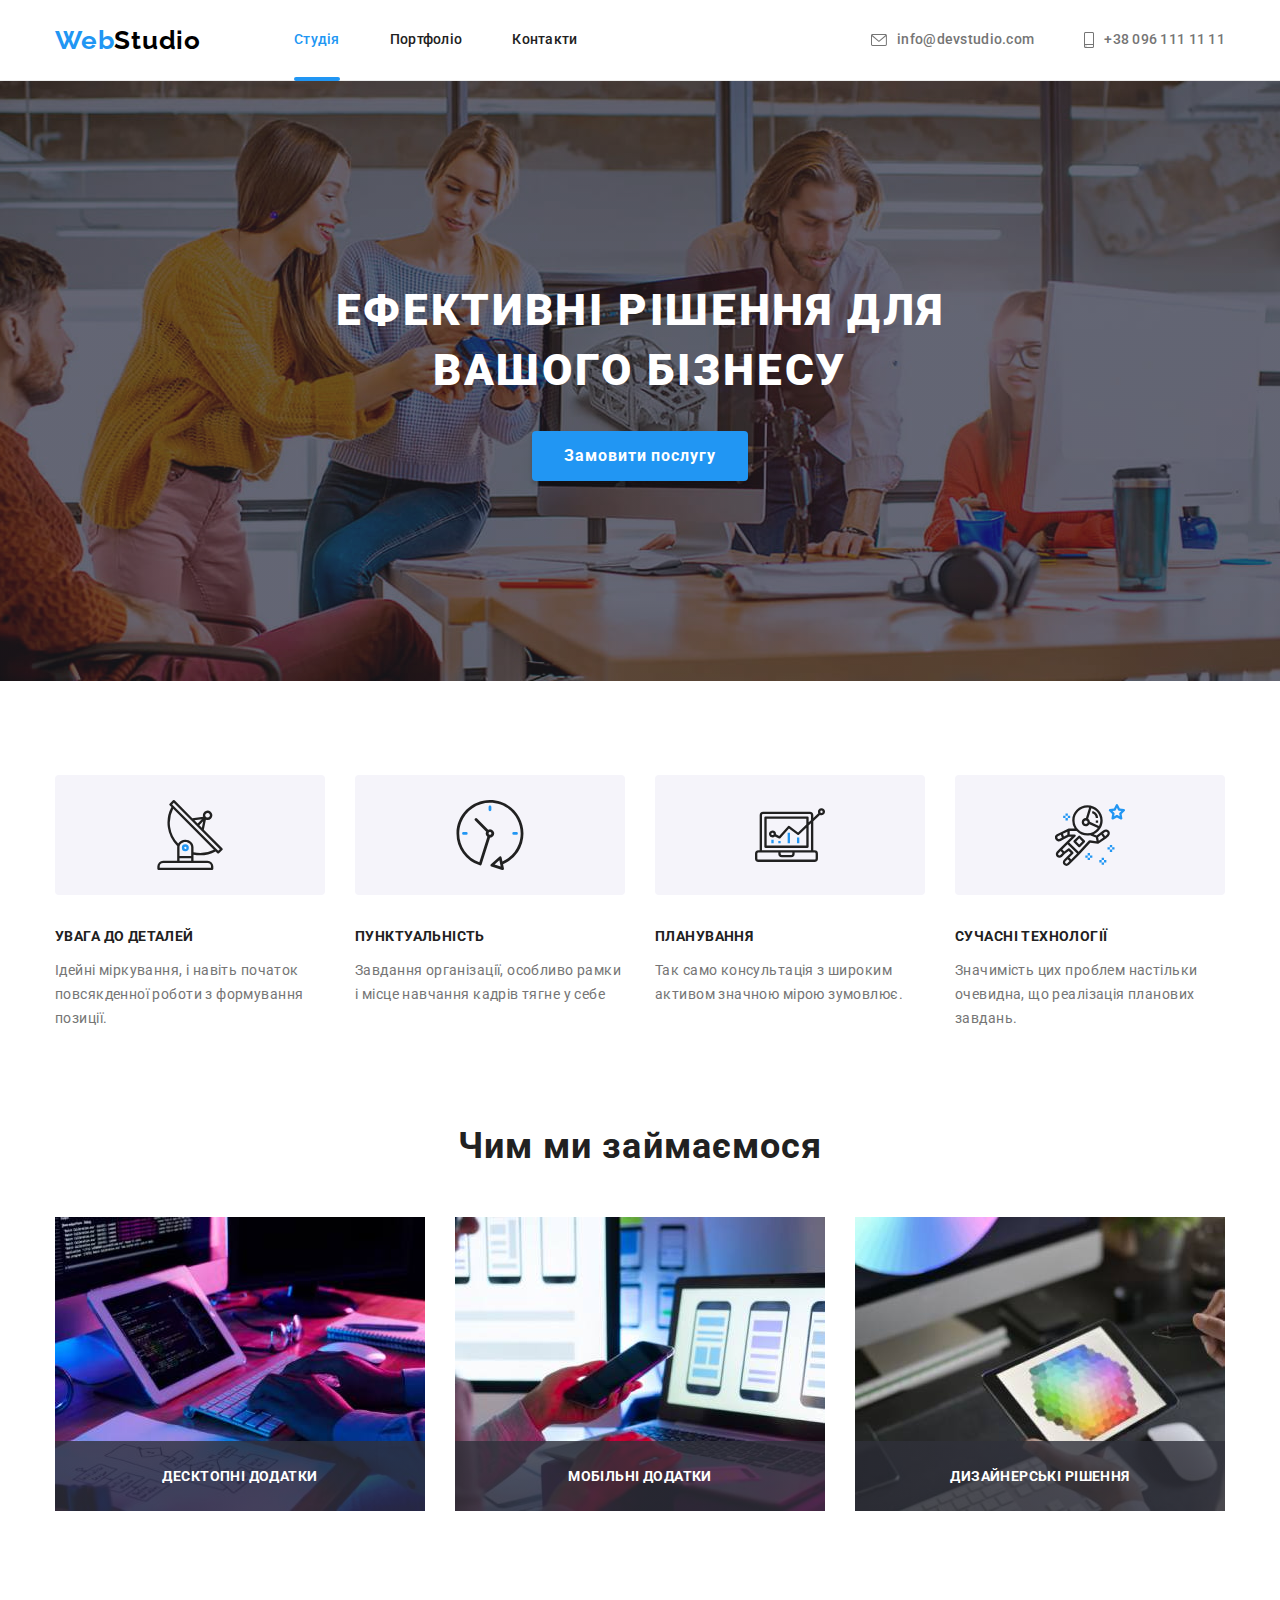
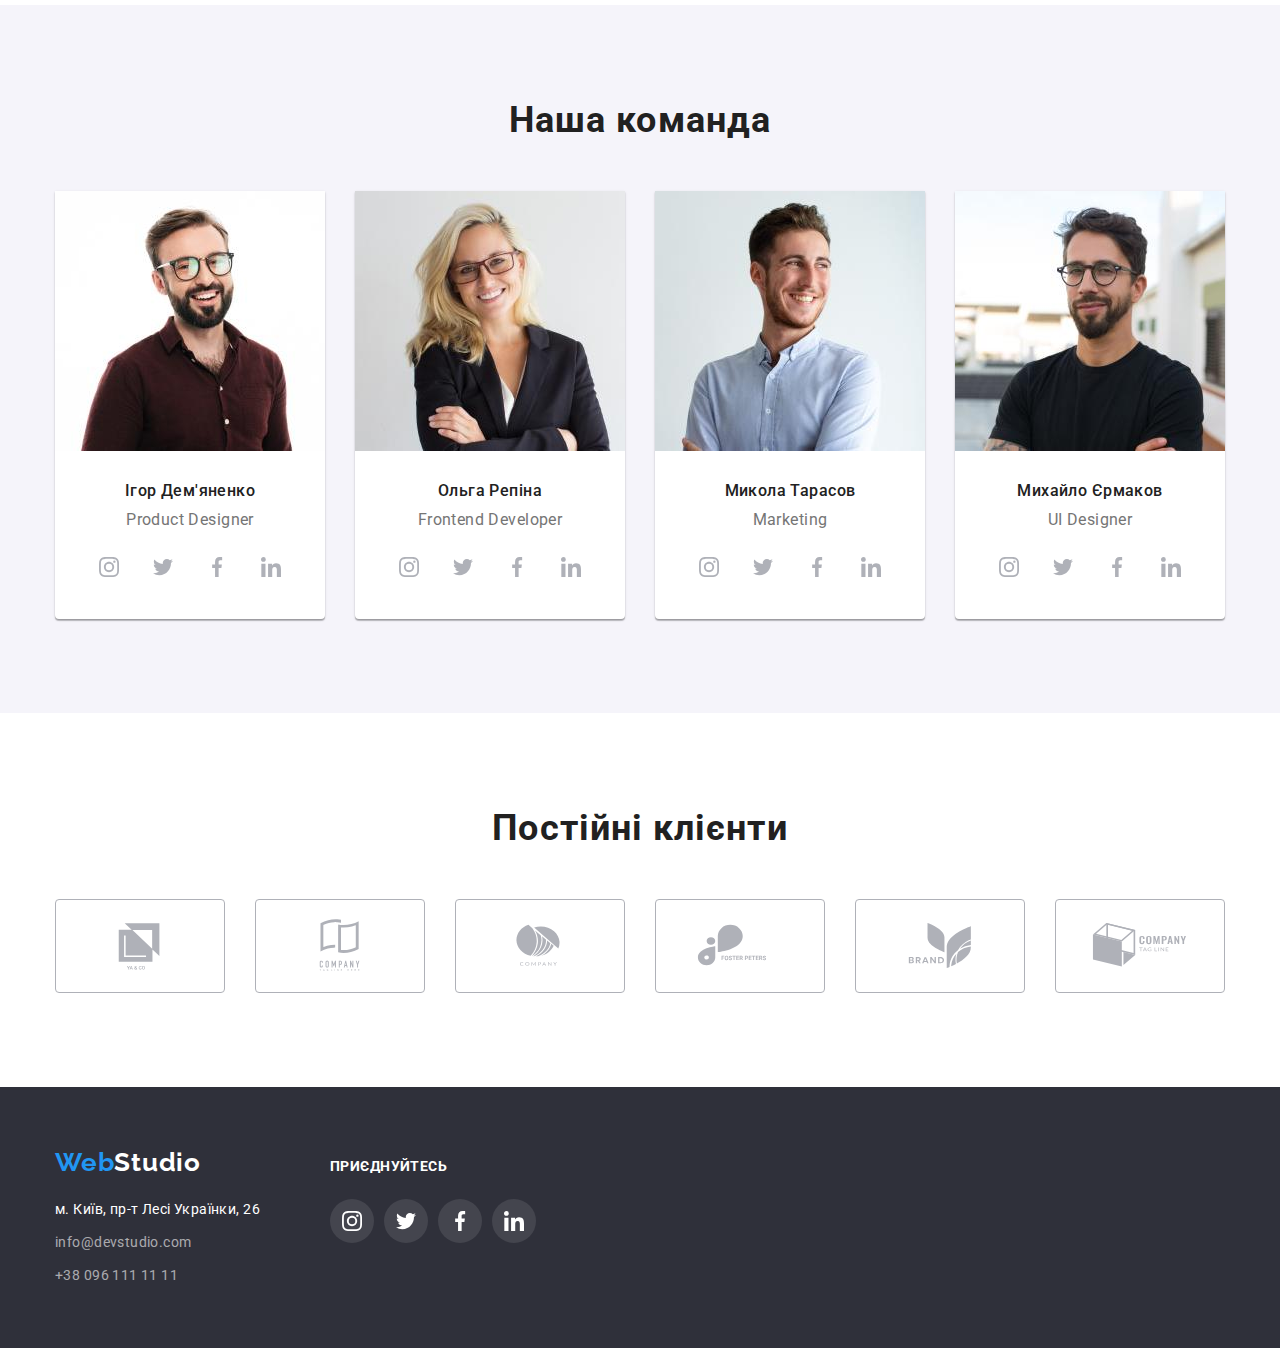
<file: index.html>
<!DOCTYPE html>
<html lang="uk">
  <head>
    <meta charset="UTF-8" />
    <meta http-equiv="X-UA-Compatible" content="IE=edge" />
    <meta name="viewport" content="width=device-width, initial-scale=1.0" />
    <link
      rel="stylesheet"
      href="https://cdnjs.cloudflare.com/ajax/libs/modern-normalize/1.1.0/modern-normalize.min.css"
    />
    <link rel="preconnect" href="https://fonts.googleapis.com" />
    <link rel="preconnect" href="https://fonts.gstatic.com" crossorigin />
    <link
      href="https://fonts.googleapis.com/css2?family=Raleway:wght@700&family=Roboto:wght@400;500;700;900&display=swap"
      rel="stylesheet"
    />
    <!-- normalize -->
    <link
      rel="stylesheet"
      href="https://cdnjs.cloudflare.com/ajax/libs/modern-normalize/1.1.0/modern-normalize.min.css"
      integrity="sha512-wpPYUAdjBVSE4KJnH1VR1HeZfpl1ub8YT/NKx4PuQ5NmX2tKuGu6U/JRp5y+Y8XG2tV+wKQpNHVUX03MfMFn9Q=="
      crossorigin="anonymous"
      referrerpolicy="no-referrer"
    />
    <link rel="stylesheet" href="./css/style.css" />
    <title>WebStudio</title>
  </head>

  <body data-page>
    <!--Шапка сторінки-->
    <header class="header">
      <div class="container header-container">
        <nav class="nav header-container">
          <a class="logo link" href="./index.html">Web<span class="header-logo">Studio</span></a>
          <ul class="list site-nav">
            <li class="item">
              <a class="link page-link header-current-page" href="./index.html">Студія</a>
            </li>
            <li class="item"><a class="link page-link" href="./portfolio.html">Портфоліо</a></li>
            <li class="item"><a class="link page-link" href="#contacts">Контакти</a></li>
          </ul>
        </nav>
        <ul class="list header-link">
          <li class="item">
            <a
              class="link"
              href="mailto:info@devstudio.com"
              title="написати емейл на info@devstudio.com"
              aria-label="Іконка емейла"
            >
              <svg class="contact-icon" width="16" height="12">
                <use href="./images/icons.svg#mail"></use>
              </svg>
              info@devstudio.com</a
            >
          </li>
          <li class="item">
            <a
              class="link header-links"
              href="tel:+380961111111"
              title="подзвонити на +380961111111"
              aria-label="Іконка смартфону"
            >
              <svg class="contact-icon" width="10" height="16">
                <use href="./images/icons.svg#smartphone"></use></svg
              >+38 096 111 11 11</a
            >
          </li>
        </ul>
      </div>
    </header>
    <main class="index-main">
      <!-- hero -->
      <section class="hero">
        <div class="container">
          <h1 class="hero-title">Ефективні рішення для вашого бізнесу</h1>
          <button data-modal-open class="hero-btn" type="button">Замовити послугу</button>
        </div>
      </section>

      <!--Блок Особливості-->
      <section class="features section">
        <div class="container">
          <h2 class="visually-hidden">Особливості</h2>
          <ul class="list card-set">
            <li class="item card-item">
              <div class="features-item">
                <svg class="features-icon" width="70" height="70">
                  <use href="./images/icons.svg#antenna"></use>
                </svg>
              </div>
              <h3 class="title">УВАГА ДО ДЕТАЛЕЙ</h3>
              <p class="">
                Ідейні міркування, і навіть початок повсякденної роботи з формування позиції.
              </p>
            </li>
            <li class="item card-item">
              <div class="features-item">
                <svg class="features-icon" width="70" height="70">
                  <use href="./images/icons.svg#clock"></use>
                </svg>
              </div>
              <h3 class="title">ПУНКТУАЛЬНІСТЬ</h3>
              <p class="">
                Завдання організації, особливо рамки і місце навчання кадрів тягне у себе
              </p>
            </li>
            <li class="item card-item">
              <div class="features-item">
                <svg class="features-icon" width="70" height="70">
                  <use href="./images/icons.svg#diagram"></use>
                </svg>
              </div>
              <h3 class="title">ПЛАНУВАННЯ</h3>
              <p class="">Так само консультація з широким активом значною мірою зумовлює.</p>
            </li>
            <li class="item card-item">
              <div class="features-item">
                <svg class="features-icon" width="70" height="70">
                  <use href="./images/icons.svg#astronaut"></use>
                </svg>
              </div>
              <h3 class="title">СУЧАСНІ ТЕХНОЛОГІЇ</h3>
              <p class="">
                Значимість цих проблем настільки очевидна, що реалізація планових завдань.
              </p>
            </li>
          </ul>
        </div>
      </section>
      <!--Чим займаємось-->
      <section class="work section">
        <div class="container">
          <h2 class="section-title">Чим ми займаємося</h2>
          <ul class="list work-list card-set">
            <li class="item card-item work-item">
              <img
                class="work-img"
                src="./images/index-img/imgcodding.jpg"
                alt="Фото написания програмного кода "
                width="370"
                height="294"
              />
              <div class="work-dsc">
                <p class="work-dsc-text">десктопні додатки</p>
              </div>
            </li>
            <li class="item card-item work-item">
              <img
                class="work-img"
                src="./images/index-img/imgapp.jpg"
                alt="Фото создания мобильного приложения"
                width="370"
                height="294"
              />
              <div class="work-dsc">
                <p class="work-dsc-text">Мобільні додатки</p>
              </div>
            </li>
            <li class="item card-item work-item">
              <img
                class="work-img"
                src="./images/index-img/imgdesign.jpg"
                alt="Фото подбора дизайна проэкта"
                width="370"
                height="294"
              />
              <div class="work-dsc">
                <p class="work-dsc-text">Дизайнерські рішення</p>
              </div>
            </li>
          </ul>
        </div>
      </section>
      <!--Наша команда-->
      <section class="team section">
        <div class="container">
          <h2 class="section-title">Наша команда</h2>
          <ul class="list card-set">
            <li class="item card-item">
              <img
                class="team-img"
                src="./images/index-img/team/imgihordemyanenko.jpg"
                alt="Фото Игоря Демяненка"
                width="270"
                height="260"
              />
              <div class="team-card">
                <h3 class="team-title">Ігор Дем'яненко</h3>
                <p lang="en" class="team-text">Product Designer</p>
                <ul class="socials list">
                  <li class="social-item">
                    <a
                      class="social-link link"
                      href=""
                      target="_blank"
                      rel="noopener noreferrer"
                      aria-label="instagram"
                    >
                      <svg class="social-icon" width="20" height="20">
                        <use href="./images/icons.svg#instagram"></use>
                      </svg>
                    </a>
                  </li>
                  <li class="social-item">
                    <a
                      class="social-link link"
                      href=""
                      target="_blank"
                      rel="noopener noreferrer"
                      aria-label="twitter"
                    >
                      <svg class="social-icon" width="20" height="20">
                        <use href="./images/icons.svg#twitter"></use>
                      </svg>
                    </a>
                  </li>
                  <li class="social-item">
                    <a
                      class="social-link link"
                      href=""
                      target="_blank"
                      rel="noopener noreferrer"
                      aria-label="facebook"
                    >
                      <svg class="social-icon" width="20" height="20">
                        <use href="./images/icons.svg#facebook"></use>
                      </svg>
                    </a>
                  </li>
                  <li class="social-item">
                    <a
                      class="social-link link"
                      href=""
                      target="_blank"
                      rel="noopener noreferrer"
                      aria-label="linkedin"
                    >
                      <svg class="social-icon" width="20" height="20">
                        <use href="./images/icons.svg#linkedin"></use>
                      </svg>
                    </a>
                  </li>
                </ul>
              </div>
            </li>
            <li class="item card-item">
              <img
                class="team-img"
                src="./images/index-img/team/imgolgarepina.jpg"
                alt="Фото Ольги Репиной"
                width="270"
                height="260"
              />
              <div class="team-card">
                <h3 class="team-title">Ольга Репіна</h3>
                <p lang="en" class="team-text">Frontend Developer</p>
                <ul class="socials list">
                  <li class="social-item">
                    <a
                      class="social-link link"
                      href=""
                      target="_blank"
                      rel="noopener noreferrer"
                      aria-label="instagram"
                    >
                      <svg class="social-icon" width="20" height="20">
                        <use href="./images/icons.svg#instagram"></use>
                      </svg>
                    </a>
                  </li>
                  <li class="social-item">
                    <a
                      class="social-link link"
                      href=""
                      target="_blank"
                      rel="noopener noreferrer"
                      aria-label="twitter"
                    >
                      <svg class="social-icon" width="20" height="20">
                        <use href="./images/icons.svg#twitter"></use>
                      </svg>
                    </a>
                  </li>
                  <li class="social-item">
                    <a
                      class="social-link link"
                      href=""
                      target="_blank"
                      rel="noopener noreferrer"
                      aria-label="facebook"
                    >
                      <svg class="social-icon" width="20" height="20">
                        <use href="./images/icons.svg#facebook"></use>
                      </svg>
                    </a>
                  </li>
                  <li class="social-item">
                    <a
                      class="social-link link"
                      href=""
                      target="_blank"
                      rel="noopener noreferrer"
                      aria-label="linkedin"
                    >
                      <svg class="social-icon" width="20" height="20">
                        <use href="./images/icons.svg#linkedin"></use>
                      </svg>
                    </a>
                  </li>
                </ul>
              </div>
            </li>
            <li class="item card-item">
              <img
                class="team-img"
                src="./images/index-img/team/imgnikolaytarasov.jpg"
                alt="Фото Николая Тарасова"
                width="270"
                height="260"
              />
              <div class="team-card">
                <h3 class="team-title">Микола Тарасов</h3>
                <p lang="en" class="team-text">Marketing</p>
                <ul class="socials list">
                  <li class="social-item">
                    <a
                      class="social-link link"
                      href=""
                      target="_blank"
                      rel="noopener noreferrer"
                      aria-label="instagram"
                    >
                      <svg class="social-icon" width="20" height="20">
                        <use href="./images/icons.svg#instagram"></use>
                      </svg>
                    </a>
                  </li>
                  <li class="social-item">
                    <a
                      class="social-link link"
                      href=""
                      target="_blank"
                      rel="noopener noreferrer"
                      aria-label="twitter"
                    >
                      <svg class="social-icon" width="20" height="20">
                        <use href="./images/icons.svg#twitter"></use>
                      </svg>
                    </a>
                  </li>
                  <li class="social-item">
                    <a
                      class="social-link link"
                      href=""
                      target="_blank"
                      rel="noopener noreferrer"
                      aria-label="facebook"
                    >
                      <svg class="social-icon" width="20" height="20">
                        <use href="./images/icons.svg#facebook"></use>
                      </svg>
                    </a>
                  </li>
                  <li class="social-item">
                    <a
                      class="social-link link"
                      href=""
                      target="_blank"
                      rel="noopener noreferrer"
                      aria-label="linkedin"
                    >
                      <svg class="social-icon" width="20" height="20">
                        <use href="./images/icons.svg#linkedin"></use>
                      </svg>
                    </a>
                  </li>
                </ul>
              </div>
            </li>
            <li class="item card-item">
              <img
                class="team-img"
                src="./images/index-img/team/imgmihailermakov.jpg"
                alt="Фото Михаила Ермакова"
                width="270"
                height="260"
              />
              <div class="team-card">
                <h3 class="team-title">Михайло Єрмаков</h3>
                <p lang="en" class="team-text">UI Designer</p>
                <ul class="socials list">
                  <li class="social-item">
                    <a
                      class="social-link link"
                      href=""
                      target="_blank"
                      rel="noopener noreferrer"
                      aria-label="instagram"
                    >
                      <svg class="social-icon" width="20" height="20">
                        <use href="./images/icons.svg#instagram"></use>
                      </svg>
                    </a>
                  </li>
                  <li class="social-item">
                    <a
                      class="social-link link"
                      href=""
                      target="_blank"
                      rel="noopener noreferrer"
                      aria-label="twitter"
                    >
                      <svg class="social-icon" width="20" height="20">
                        <use href="./images/icons.svg#twitter"></use>
                      </svg>
                    </a>
                  </li>
                  <li class="social-item">
                    <a
                      class="social-link link"
                      href=""
                      target="_blank"
                      rel="noopener noreferrer"
                      aria-label="facebook"
                    >
                      <svg class="social-icon" width="20" height="20">
                        <use href="./images/icons.svg#facebook"></use>
                      </svg>
                    </a>
                  </li>
                  <li class="social-item">
                    <a
                      class="social-link link"
                      href=""
                      target="_blank"
                      rel="noopener noreferrer"
                      aria-label="linkedin"
                    >
                      <svg class="social-icon" width="20" height="20">
                        <use href="./images/icons.svg#linkedin"></use>
                      </svg>
                    </a>
                  </li>
                </ul>
              </div>
            </li>
          </ul>
        </div>
      </section>
      <!-- partners section -->
      <section class="section our-partners">
        <div class="container">
          <h2 class="section-title">Постійні клієнти</h2>
          <ul class="partners list card-set">
            <li class="card-item partners-item">
              <a
                class="partners-link link"
                href=""
                target="_blank"
                rel="noopener noreferrer"
                aria-label="логотип первого партнера"
              >
                <svg class="partners-icon" width="106" height="60">
                  <use href="./images/icons.svg#logo-1"></use>
                </svg>
              </a>
            </li>
            <li class="card-item partners-item">
              <a
                class="partners-link link"
                href=""
                target="_blank"
                rel="noopener noreferrer"
                aria-label="логотип второго партнера"
              >
                <svg class="partners-icon" width="106" height="60">
                  <use href="./images/icons.svg#logo-2"></use>
                </svg>
              </a>
            </li>
            <li class="card-item partners-item">
              <a
                class="partners-link link"
                href=""
                target="_blank"
                rel="noopener noreferrer"
                aria-label="логотип третьего партнера"
              >
                <svg class="partners-icon" width="106" height="60">
                  <use href="./images/icons.svg#logo-3"></use>
                </svg>
              </a>
            </li>
            <li class="card-item partners-item">
              <a
                class="partners-link link"
                href=""
                target="_blank"
                rel="noopener noreferrer"
                aria-label="логотип четвертого партнера"
              >
                <svg class="partners-icon" width="106" height="60">
                  <use href="./images/icons.svg#logo-4"></use>
                </svg>
              </a>
            </li>
            <li class="card-item partners-item">
              <a
                class="partners-link link"
                href=""
                target="_blank"
                rel="noopener noreferrer"
                aria-label="логотип пьятого партнера"
              >
                <svg class="partners-icon" width="106" height="60">
                  <use href="./images/icons.svg#logo-5"></use>
                </svg>
              </a>
            </li>
            <li class="card-item partners-item">
              <a
                class="partners-link link"
                href=""
                target="_blank"
                rel="noopener noreferrer"
                aria-label="логотип шестого партнера"
              >
                <svg class="partners-icon" width="106" height="60">
                  <use href="./images/icons.svg#logo-6"></use>
                </svg>
              </a>
            </li>
          </ul>
        </div>
      </section>
    </main>
    <!-- Footer -->
    <footer class="footer">
      <div class="container">
        <div class="footer-elements">
          <div>
            <a class="logo link" href="./index.html">Web<span class="footer-logo">Studio</span></a>
            <address class="address" id="contacts">
              <ul class="list">
                <li class="address-item">
                  <a
                    class="link address-link"
                    href="https://goo.gl/maps/cNJtUJa9J2kEtoYp9"
                    target="_blank"
                    rel="noopener noreferrer"
                    title="Посилання на карти з адресою: м. Київ, пр-т Лесі Українки, 26"
                    >м. Київ, пр-т Лесі Українки, 26</a
                  >
                </li>
                <li class="address-item">
                  <a
                    class="link address-link"
                    href="mailto:info@devstudio.com"
                    title="написати емейл на info@devstudio.com"
                    >info@devstudio.com</a
                  >
                </li>
                <li class="address-item">
                  <a
                    class="link address-link"
                    href="tel:+380961111111"
                    title="подзвонити на +380961111111"
                    >+38 096 111 11 11</a
                  >
                </li>
              </ul>
            </address>
          </div>
          <div class="footer-socials">
            <h3 class="tittle">Приєднуйтесь</h3>
            <ul class="socials list">
              <li class="social-item">
                <a
                  class="social-link link"
                  href=""
                  target="_blank"
                  rel="noopener noreferrer"
                  aria-label="instagram"
                >
                  <svg class="social-icon" width="20" height="20">
                    <use href="./images/icons.svg#instagram"></use>
                  </svg>
                </a>
              </li>
              <li class="social-item">
                <a
                  class="social-link link"
                  href=""
                  target="_blank"
                  rel="noopener noreferrer"
                  aria-label="twitter"
                >
                  <svg class="social-icon" width="20" height="20">
                    <use href="./images/icons.svg#twitter"></use>
                  </svg>
                </a>
              </li>
              <li class="social-item">
                <a
                  class="social-link link"
                  href=""
                  target="_blank"
                  rel="noopener noreferrer"
                  aria-label="facebook"
                >
                  <svg class="social-icon" width="20" height="20">
                    <use href="./images/icons.svg#facebook"></use>
                  </svg>
                </a>
              </li>
              <li class="social-item">
                <a
                  class="social-link link"
                  href=""
                  target="_blank"
                  rel="noopener noreferrer"
                  aria-label="linkedin"
                >
                  <svg class="social-icon" width="20" height="20">
                    <use href="./images/icons.svg#linkedin"></use>
                  </svg>
                </a>
              </li>
            </ul>
          </div>
        </div>
      </div>
    </footer>
    <!-- Modal -->
    <div data-modal class="backdrop is-hidden">
      <div class="modal">
        <button class="modal-btn" data-modal-close>
          <svg class="modal-btn-icon" width="18" height="18">
            <use href="./images/icons.svg#close"></use>
          </svg>
        </button>
      </div>
    </div>
    <script src="./js/modal.js"></script>
  </body>
</html>
</file>
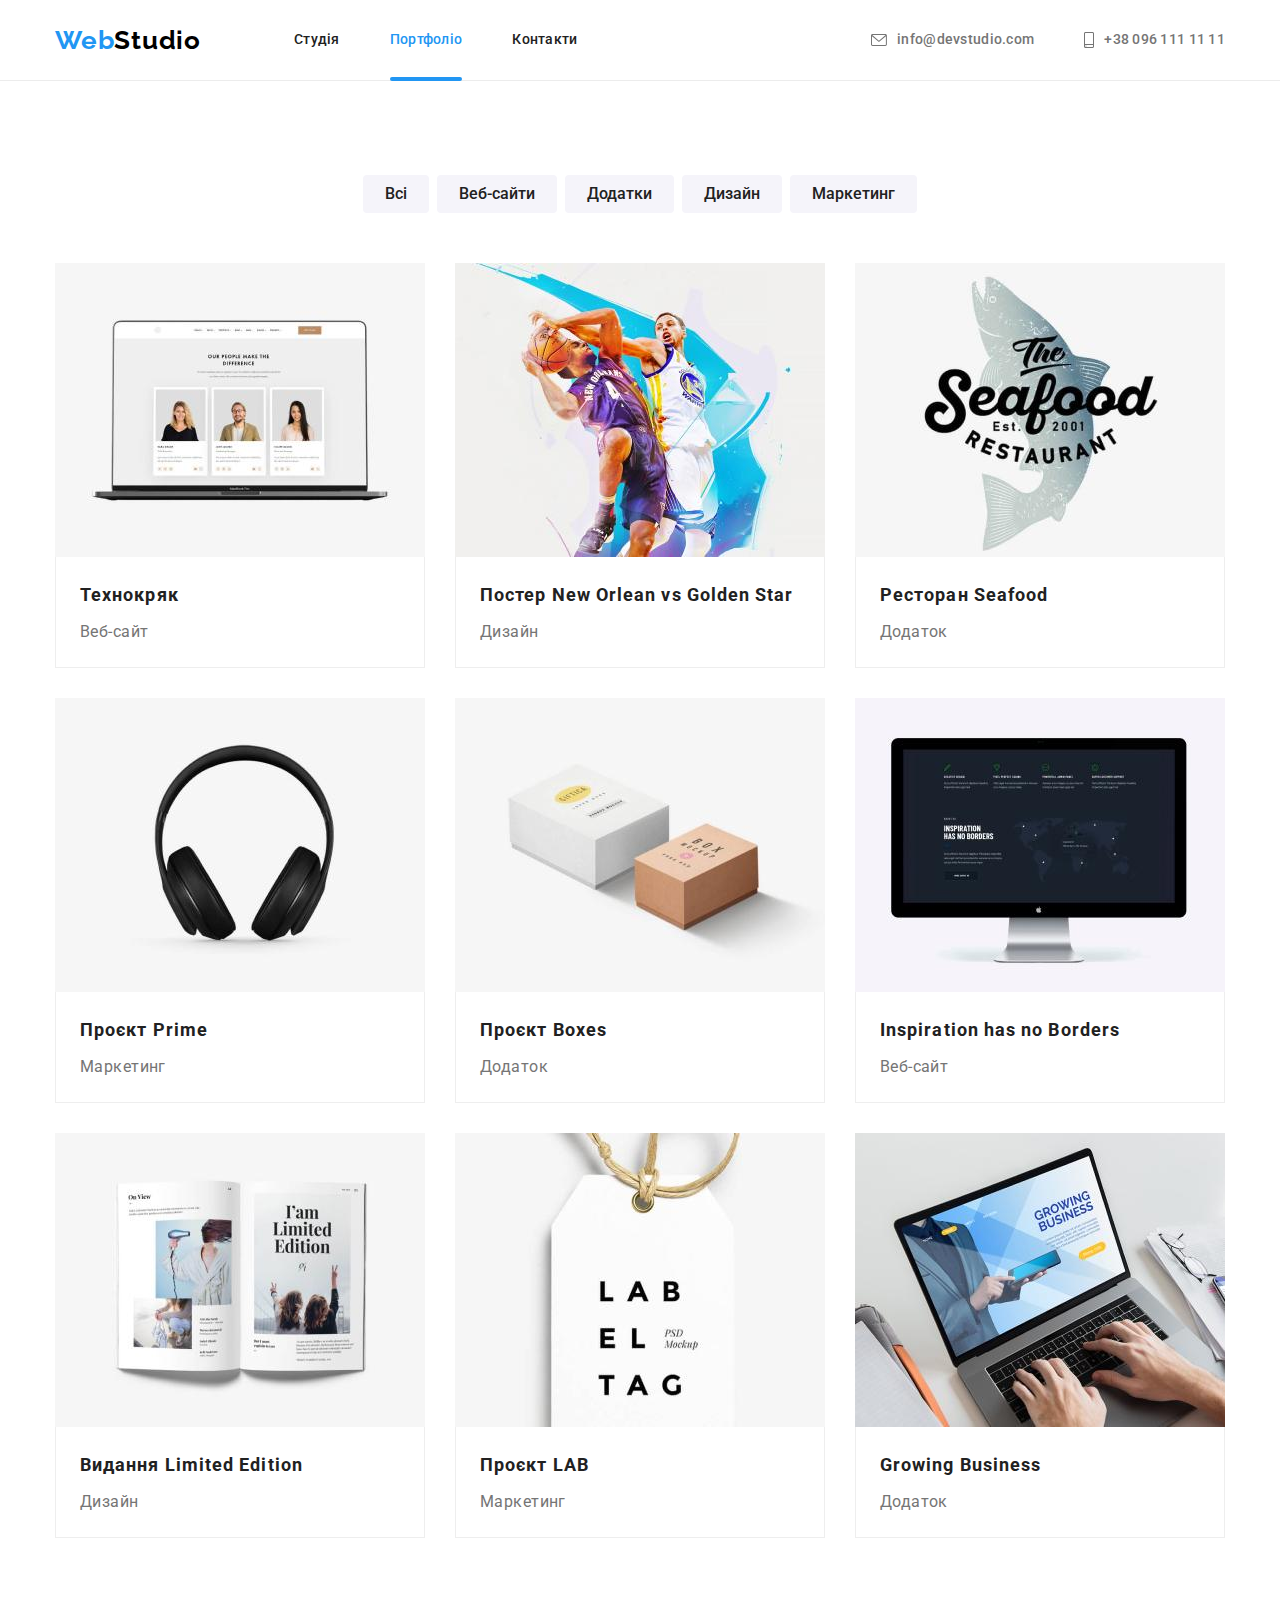
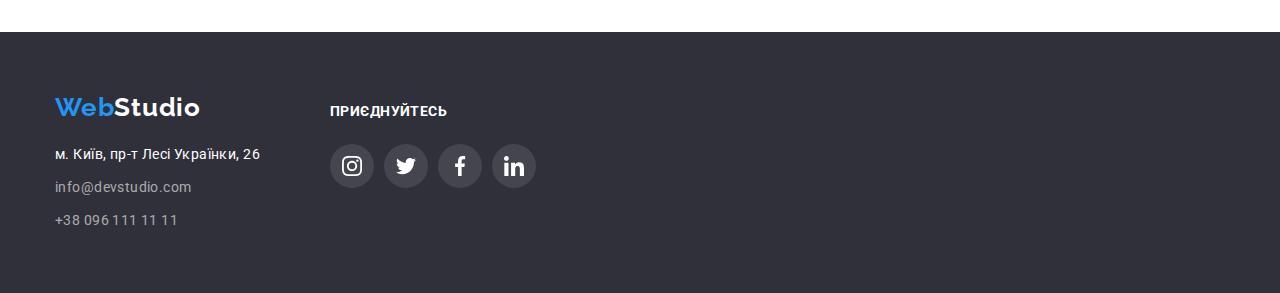
<file: portfolio.html>
<!DOCTYPE html>
<html lang="ru">
  <head>
    <meta charset="UTF-8" />
    <meta http-equiv="X-UA-Compatible" content="IE=edge" />
    <meta name="viewport" content="width=device-width, initial-scale=1.0" />
    <title>Портфолио</title>
    <link
      rel="stylesheet"
      href="https://cdnjs.cloudflare.com/ajax/libs/modern-normalize/1.1.0/modern-normalize.min.css"
    />
    <link rel="preconnect" href="https://fonts.googleapis.com" />
    <link rel="preconnect" href="https://fonts.gstatic.com" crossorigin />
    <link
      href="https://fonts.googleapis.com/css2?family=Raleway:wght@700&family=Roboto:wght@400;500;700;900&display=swap"
      rel="stylesheet"
    />
    <!-- normalize -->
    <link
      rel="stylesheet"
      href="https://cdnjs.cloudflare.com/ajax/libs/modern-normalize/1.1.0/modern-normalize.min.css"
      integrity="sha512-wpPYUAdjBVSE4KJnH1VR1HeZfpl1ub8YT/NKx4PuQ5NmX2tKuGu6U/JRp5y+Y8XG2tV+wKQpNHVUX03MfMFn9Q=="
      crossorigin="anonymous"
      referrerpolicy="no-referrer"
    />

    <link rel="stylesheet" href="./css/style.css" />
  </head>
  <body>
    <!--Шапка сторінки-->
    <header class="header">
      <div class="container header-container">
        <nav class="nav header-container">
          <a class="logo link" href="./index.html">Web<span class="header-logo">Studio</span></a>
          <ul class="list site-nav">
            <li class="item"><a class="link page-link" href="./index.html">Студія</a></li>
            <li class="item">
              <a class="link page-link header-current-page" href="./portfolio.html">Портфоліо</a>
            </li>
            <li class="item"><a class="link page-link" href="#contacts">Контакти</a></li>
          </ul>
        </nav>
        <ul class="list header-link">
          <li class="item">
            <a
              class="link header-links"
              href="mailto:info@devstudio.com"
              title="написати емейл на info@devstudio.com"
              aria-label="Іконка емейлу"
            >
              <svg class="contact-icon" width="16" height="12">
                <use href="./images/icons.svg#mail"></use>
              </svg>
              info@devstudio.com</a
            >
          </li>
          <li class="item">
            <a
              class="link header-links"
              href="tel:+380961111111"
              title="позвонить на +380961111111"
              aria-label="Иконка есмартфона"
            >
              <svg class="contact-icon" width="10" height="16">
                <use href="./images/icons.svg#smartphone"></use></svg
              >+38 096 111 11 11</a
            >
          </li>
        </ul>
      </div>
    </header>
    <!-- Main  -->
    <main>
      <section class="portfolio section">
        <div class="container">
          <h1 class="title visually-hidden">Портфоліо</h1>
          <ul class="list filter-list">
            <li class="item">
              <button class="filter-btn" type="button">Всі</button>
            </li>
            <li class="item">
              <button class="filter-btn" type="button">Веб-сайти</button>
            </li>
            <li class="item">
              <button class="filter-btn" type="button">Додатки</button>
            </li>
            <li class="item">
              <button class="filter-btn" type="button">Дизайн</button>
            </li>
            <li class="item">
              <button class="filter-btn" type="button">Маркетинг</button>
            </li>
          </ul>
          <ul class="list portfolio-list card-set">
            <li class="portfolio-item card-item">
              <a class="link portfolio-link" href="">
                <div class="overlay-item">
                  <img
                    class="portfolio-img"
                    src="./images/portfolio-img/imgtechnocrack.jpg"
                    alt="Фото веб сайту з 3 розробниками"
                    width="370"
                    height="294"
                  />
                  <div class="overlay">
                    <p class="overlay-text">
                      Ресурс пропонує комплексні пропозиції з різним рівнем функціоналу та сервісів.
                      Все це дозволить відвідувачу отримати вичерпні відомості про компанію чи
                      приватну особу.
                    </p>
                  </div>
                </div>
                <div class="card-description">
                  <h2 class="subtitle">Технокряк</h2>
                  <p class="work-names">Веб-сайт</p>
                </div>
              </a>
            </li>
            <li class="portfolio-item card-item">
              <a class="link portfolio-link" href="">
                <div class="overlay-item">
                  <img
                    class="portfolio-img"
                    src="./images/portfolio-img/imggoldenStar.jpg"
                    alt="Фото двох баскетболістів з мячем"
                    width="370"
                    height="294"
                  />
                  <div class="overlay">
                    <p class="overlay-text">
                      Ресурс пропонує комплексні пропозиції з різним рівнем функціоналу та сервісів.
                      Все це дозволить відвідувачу отримати вичерпні відомості про компанію чи
                      приватну особу.
                    </p>
                  </div>
                </div>
                <div class="card-description">
                  <h2 class="subtitle">Постер New Orlean vs Golden Star</h2>
                  <p class="work-names">Дизайн</p>
                </div>
              </a>
            </li>
            <li class="portfolio-item card-item">
              <a class="link portfolio-link" href="">
                <div class="overlay-item">
                  <img
                    class="portfolio-img"
                    src="./images/portfolio-img/imgseafood.jpg"
                    alt="Логотип ресторану Seafood, намальовано рыбу"
                    width="370"
                    height="294"
                  />
                  <div class="overlay">
                    <p class="overlay-text">
                      Ресурс пропонує комплексні пропозиції з різним рівнем функціоналу та сервісів.
                      Все це дозволить відвідувачу отримати вичерпні відомості про компанію чи
                      приватну особу.
                    </p>
                  </div>
                </div>
                <div class="card-description">
                  <h2 class="subtitle">Ресторан Seafood</h2>
                  <p class="work-names">Додаток</p>
                </div>
              </a>
            </li>
            <li class="portfolio-item card-item">
              <a class="link portfolio-link" href="">
                <div class="overlay-item">
                  <img
                    class="portfolio-img"
                    src="./images/portfolio-img/imgprime.jpg"
                    alt="Фото наушников"
                    width="370"
                    height="294"
                  />
                  <div class="overlay">
                    <p class="overlay-text">
                      Ресурс пропонує комплексні пропозиції з різним рівнем функціоналу та сервісів.
                      Все це дозволить відвідувачу отримати вичерпні відомості про компанію чи
                      приватну особу.
                    </p>
                  </div>
                </div>

                <div class="card-description">
                  <h2 class="subtitle">Проєкт Prime</h2>
                  <p class="work-names">Маркетинг</p>
                </div>
              </a>
            </li>
            <li class="portfolio-item card-item">
              <a class="link portfolio-link" href="">
                <div class="overlay-item">
                  <img
                    class="portfolio-img"
                    src="./images/portfolio-img/imgboxes.jpg"
                    alt="Фото 2 бумажных коробок"
                    width="370"
                    height="294"
                  />
                  <div class="overlay">
                    <p class="overlay-text">
                      Ресурс пропонує комплексні пропозиції з різним рівнем функціоналу та сервісів.
                      Все це дозволить відвідувачу отримати вичерпні відомості про компанію чи
                      приватну особу.
                    </p>
                  </div>
                </div>
                <div class="card-description">
                  <h2 class="subtitle">Проєкт Boxes</h2>
                  <p class="work-names">Додаток</p>
                </div>
              </a>
            </li>
            <li class="portfolio-item card-item">
              <a class="link portfolio-link" href="">
                <div class="overlay-item">
                  <img
                    class="portfolio-img"
                    src="./images/portfolio-img/imgnoborders.jpg"
                    alt="Фото сайту з картой мира, з надписом натхнення без границь(с английского) "
                    width="370"
                    height="294"
                  />
                  <div class="overlay">
                    <p class="overlay-text">
                      Ресурс пропонує комплексні пропозиції з різним рівнем функціоналу та сервісів.
                      Все це дозволить відвідувачу отримати вичерпні відомості про компанію чи
                      приватну особу.
                    </p>
                  </div>
                </div>
                <div class="card-description">
                  <h2 class="subtitle">Inspiration has no Borders</h2>
                  <p class="work-names">Веб-сайт</p>
                </div>
              </a>
            </li>
            <li class="portfolio-item card-item">
              <a class="link portfolio-link" href="">
                <div class="overlay-item">
                  <img
                    class="portfolio-img"
                    src="./images/portfolio-img/imglimedition.jpg"
                    alt="Фото журнала с прикладом дизайна"
                    width="370"
                    height="294"
                  />
                  <div class="overlay">
                    <p class="overlay-text">
                      Ресурс пропонує комплексні пропозиції з різним рівнем функціоналу та сервісів.
                      Все це дозволить відвідувачу отримати вичерпні відомості про компанію чи
                      приватну особу.
                    </p>
                  </div>
                </div>
                <div class="card-description">
                  <h2 class="subtitle">Видання Limited Edition</h2>
                  <p class="work-names">Дизайн</p>
                </div>
              </a>
            </li>
            <li class="portfolio-item card-item">
              <a class="link portfolio-link" href="">
                <div class="overlay-item">
                  <img
                    class="portfolio-img"
                    src="./images/portfolio-img/imglab.jpg"
                    alt="Фото надпису Lab el Tab"
                    width="370"
                    height="294"
                  />
                  <div class="overlay">
                    <p class="overlay-text">
                      Ресурс пропонує комплексні пропозиції з різним рівнем функціоналу та сервісів.
                      Все це дозволить відвідувачу отримати вичерпні відомості про компанію чи
                      приватну особу.
                    </p>
                  </div>
                </div>
                <div class="card-description">
                  <h2 class="subtitle">Проєкт LAB</h2>
                  <p class="work-names">Маркетинг</p>
                </div>
              </a>
            </li>
            <li class="portfolio-item card-item">
              <a class="link portfolio-link" href="">
                <div class="overlay-item">
                  <img
                    class="portfolio-img"
                    src="./images/portfolio-img/imggrowing.jpg"
                    alt="Фото перегляду додатку на ноутбуці"
                    width="370"
                    height="294"
                  />
                  <div class="overlay">
                    <p class="overlay-text">
                      Ресурс пропонує комплексні пропозиції з різним рівнем функціоналу та сервісів.
                      Все це дозволить відвідувачу отримати вичерпні відомості про компанію чи
                      приватну особу.
                    </p>
                  </div>
                </div>
                <div class="card-description">
                  <h2 class="subtitle">Growing Business</h2>
                  <p class="work-names">Додаток</p>
                </div>
              </a>
            </li>
          </ul>
        </div>
      </section>
    </main>
    <!-- Footer -->
    <footer class="footer">
      <div class="container">
        <div class="footer-elements">
          <div>
            <a class="logo link" href="./index.html">Web<span class="footer-logo">Studio</span></a>
            <address class="address" id="contacts">
              <ul class="list">
                <li class="address-item">
                  <a
                    class="link address-link"
                    href="https://goo.gl/maps/cNJtUJa9J2kEtoYp9"
                    target="_blank"
                    rel="noopener noreferrer"
                    title="Посилання на карти з адресою: м. Київ, пр-т Лесі Українки, 26"
                    >м. Київ, пр-т Лесі Українки, 26</a
                  >
                </li>
                <li class="address-item">
                  <a
                    class="link address-link"
                    href="mailto:info@devstudio.com"
                    title="написати емейл на info@devstudio.com"
                    >info@devstudio.com</a
                  >
                </li>
                <li class="address-item">
                  <a
                    class="link address-link"
                    href="tel:+380961111111"
                    title="подзвонити на +380961111111"
                    >+38 096 111 11 11</a
                  >
                </li>
              </ul>
            </address>
          </div>
          <div class="footer-socials">
            <h3 class="tittle">Приєднуйтесь</h3>
            <ul class="socials list">
              <li class="social-item">
                <a
                  class="social-link link"
                  href=""
                  target="_blank"
                  rel="noopener noreferrer"
                  aria-label="instagram"
                >
                  <svg class="social-icon" width="20" height="20">
                    <use href="./images/icons.svg#instagram"></use>
                  </svg>
                </a>
              </li>
              <li class="social-item">
                <a
                  class="social-link link"
                  href=""
                  target="_blank"
                  rel="noopener noreferrer"
                  aria-label="twitter"
                >
                  <svg class="social-icon" width="20" height="20">
                    <use href="./images/icons.svg#twitter"></use>
                  </svg>
                </a>
              </li>
              <li class="social-item">
                <a
                  class="social-link link"
                  href=""
                  target="_blank"
                  rel="noopener noreferrer"
                  aria-label="facebook"
                >
                  <svg class="social-icon" width="20" height="20">
                    <use href="./images/icons.svg#facebook"></use>
                  </svg>
                </a>
              </li>
              <li class="social-item">
                <a
                  class="social-link link"
                  href=""
                  target="_blank"
                  rel="noopener noreferrer"
                  aria-label="linkedin"
                >
                  <svg class="social-icon" width="20" height="20">
                    <use href="./images/icons.svg#linkedin"></use>
                  </svg>
                </a>
              </li>
            </ul>
          </div>
        </div>
      </div>
    </footer>
  </body>
</html>
</file>
<file: css/style.css>
/* Link Styles */
:root {
	/* Кольори */
	--primary-black: #212121;
	--primary-white: #FFFFFF;
	--dark-background: #2F303A;
	--transparent-white: rgba(255, 255, 255, 0.6);
	--accent: #2196F3;
	--logo-bl: #000000;
	--page-grey: #757575;
	--btn-hover: #188CE8;
	--light-grey-bgc: #F5F4FA;
	--icon-link: #AFB1B8;
	--social-link-bgc: rgba(255, 255, 255, 0.1);
	--icon-black: #000000;
	--overlay-bgc: rgba(33, 150, 243, 0.9);
	/* кольори рамок */
	--header-border-clr: #ECECEC;
	--portfolio-card-border-clr: #EEEEEE;

	/* Шрифти */
	--main-font-family: "Roboto", sans-serif;
	--logo-font-family: "Raleway", sans-serif;

	/* Змінні для флексу */
	--card-item: 4;
	--gap: 30px;


	/* трансформація */

	--transition: 250ms cubic-bezier(0.4, 0, 0.2, 1);
}

/* visually-hidden */

.visually-hidden {
	position: absolute;
	white-space: nowrap;
	width: 1px;
	height: 1px;
	overflow: hidden;
	border: 0;
	padding: 0;
	clip: rect(0 0 0 0);
	clip-path: inset(50%);
	margin: -1px;
}

/* hover */
.site-nav .link:hover,
.site-nav .link:focus,
.header-link .link:hover,
.header-link .link:focus,
.address-link:hover,
.address-link:focus {
	color: var(--accent);
}


/* hero-btn hover */
.hero-btn:hover,
.hero-btn:focus {
	color: var(--primary-white);
	background-color: var(--btn-hover);
}

/* modal window */
.backdrop {
	position: relative;
	background-color: rgba(0, 0, 0, 0.2);
	position: fixed;
	top: 0;
	left: 0;
	z-index: 1000;
	width: 100%;
	height: 100%;
}

.modal-btn {
	position: absolute;
	top: 8px;
	right: 8px;
	width: 30px;
	height: 30px;
	display: flex;
	justify-content: center;
	align-items: center;
	padding: 0;
	background: #FFFFFF;
	border: 1px solid rgba(0, 0, 0, 0.1);
	border-radius: 50%;
	cursor: pointer;
}

.modal {
	position: absolute;
	background-color: var(--primary-white);
	top: 50%;
	left: 50%;
	width: 530px;
	height: 580px;
	box-shadow:
		0px 1px 3px rgba(0, 0, 0, 0.12),
		0px 1px 1px rgba(0, 0, 0, 0.14),
		0px 2px 1px rgba(0, 0, 0, 0.2);
	border-radius: 4px;
	opacity: 1;
	transition:
		transform 1200ms cubic-bezier(0.4, 0, 0.2, 1) 200ms,
		opacity 1200ms cubic-bezier(0.4, 0, 0.2, 1) 200ms;
	transform: translate(-50%, -50%) scale(1) rotate(0);

}


.backdrop.is-hidden {
	opacity: 0;
	visibility: hidden;
	pointer-events: none;

}

.backdrop.is-hidden .modal {
	opacity: 0;
	transform: translate(-50%, -50%) scale(0.3) rotate(-1turn);
}

/* Global styles */
body {
	background-color: var(--primary-white);
	font-family: var(--main-font-family);
	font-size: 14px;
	line-height: 1.71;
	letter-spacing: 0.03em;
	color: var(--page-grey);
}

.no-scroll {
	overflow: hidden;
}

/* Флекс сітка */
.card-set {
	display: flex;
	flex-wrap: wrap;
	gap: var(--gap);
}

.card-item {
	flex-basis: calc((100% - (var(--card-item) - 1) * var(--gap)) / var(--card-item));
}

/* Вибір елемента */
::selection {
	background-color: var(--accent);
	color: #FFFFFF;
}

/* reset styles */
.list {
	margin: 0;
	padding: 0;
	list-style: none;
}

.section {
	padding-top: 94px;
	padding-bottom: 94px;

}

img {
	display: block;
	height: auto;
	max-width: 100%;
}

h1,
h2,
h3,
h4,
h5,
h6,
p,
ul {
	margin: 0;
}

.link {
	text-decoration: none;
	color: currentColor;
}

.container {
	width: 1200px;
	margin-left: auto;
	margin-right: auto;
	padding-left: 15px;
	padding-right: 15px;
	/* outline: 2px solid tomato;
	outline-offset: 2px; */
}


/* header */
.header-container {
	display: flex;
	align-items: center;
}

.header {
	border-bottom: 1px solid var(--header-border-clr);
	font-weight: 500;
	font-size: 14px;
	line-height: 1.14;
	letter-spacing: 0.02em;
	margin-left: auto;
	margin-right: auto;

}

.logo {
	display: block;
	color: var(--accent);
	font-family: var(--logo-font-family);
	font-weight: 700;
	font-size: 26px;
	line-height: 1.19;
	letter-spacing: 0.03em;
}

.header .logo {
	margin-right: 93px;
	padding-top: 24px;
	padding-bottom: 24px;
}

.header-logo {
	color: var(--logo-bl);
}

.page-link {
	display: block;
	padding-top: 32px;
	padding-bottom: 32px;
	transition: color var(--transition);

	color: var(--primary-black);


}

.site-nav {
	display: flex;
}

.site-nav .item:not(:last-child),
.header-link .item:not(:last-child) {
	margin-right: 50px;
}

.header-link {
	display: flex;
	margin-left: auto;
}


/* analog  */
/* .header-link .item+.item {
	margin-left: 50px;

} */

.header-link .link {
	display: flex;
	align-items: center;
	padding-top: 32px;
	padding-bottom: 32px;
	transition: color var(--transition);

}

/* header&footer hover */
.page-link:hover,
.page-link.link:focus,
.header-link .link:hover,
.header-link .link:focus,
.address-link:hover,
.address-link:focus {
	color: var(--accent);
}

.header-current-page {
	color: var(--accent);
	position: relative;

}

.header-current-page::after {
	position: absolute;
	bottom: -1px;
	content: '';

	display: block;
	width: 100%;
	height: 4px;
	padding: 0;
	border-radius: 2px;
	background-color: var(--accent);
}

/* index-page styles */


/* Custom Styles */
.section-title {
	margin-bottom: 50px;
	font-weight: 700;
	font-size: 36px;
	line-height: 1.17;
	text-align: center;
	letter-spacing: 0.03em;
	color: var(--primary-black);
}


/* hero-section styles */


/* hero button */
.hero-btn:hover,
.hero-btn:focus {
	background-color: var(--btn-hover);
}

.hero-btn {
	display: flex;
	align-items: center;
	margin-left: auto;
	margin-right: auto;
	padding: 10px 32px;

	background-color: var(--accent);
	box-shadow: 0px 4px 4px rgba(0, 0, 0, 0.15);
	border-radius: 4px;
	border: none;
	color: var(--primary-white);
	font-family: inherit;
	font-weight: 700;
	font-size: 16px;
	line-height: 1.88;
	text-align: center;
	letter-spacing: 0.06em;
	cursor: pointer;
	transition:
		background-color var(--transition);
}

.hero {
	background-image: linear-gradient(to right,
			rgba(47, 48, 58, 0.4),
			rgba(47, 48, 58, 0.4)),
		url("../images/hero-img/overlay.jpg");
	max-width: 1600px;
	min-height: 600px;
	margin-left: auto;
	margin-right: auto;
	background-repeat: no-repeat;
	background-size: cover;
	background-position: center;

	padding-top: 200px;
	padding-bottom: 200px;
	text-align: center;
	background-color: var(--dark-background);
}

.hero-title {
	display: inline-block;
	max-width: 670px;
	margin-bottom: 30px;
	font-weight: 900;
	font-size: 44px;
	line-height: 1.36;
	text-align: center;
	letter-spacing: 0.06em;
	text-transform: uppercase;
	color: var(--primary-white);
}



/* features-section styles */
.features .section-title {
	margin-top: 0;
	margin-bottom: 67px;

}

.features .title {
	margin-top: 0;
	margin-bottom: 10px;
	font-weight: 700;
	font-size: 14px;
	text-transform: uppercase;
	color: var(--primary-black);
}

.features p {
	margin-top: 0;
}


.features p:last-child {
	margin-bottom: 0;
}


/* work-section styles */
.work {
	padding-top: 0;
}

.work-list {
	--card-item: 3;
}

.work-item {
	position: relative;
}

.work-dsc {
	width: 100%;
	position: absolute;
	bottom: 0;
	left: 0;
	background-image: linear-gradient(to right,
			rgba(47, 48, 58, 0.8),
			rgba(47, 48, 58, 0.8));
	padding: 27px;

}

.work-dsc-text {


	font-weight: 700;
	color: var(--primary-white);
	line-height: calc(16 / 14);
	text-align: center;
	text-transform: uppercase;
}


/* team-section styles */
.team {
	background-color: var(--light-grey-bgc);
	max-width: 1600px;
	min-height: 600px;
	margin-left: auto;
	margin-right: auto;
}

.team-title,
.team-text {
	font-size: 16px;
	line-height: 1.19;
}



.team .item {
	background-color: var(--primary-white);
	text-align: center;
	border-radius: 0px 0px 4px 4px;
	box-shadow:
		0px 1px 3px rgba(0, 0, 0, 0.12),
		0px 1px 1px rgba(0, 0, 0, 0.14),
		0px 2px 1px rgba(0, 0, 0, 0.2);
}


.team-card {
	padding-top: 30px;
	padding-bottom: 30px;
}

.team-title {
	color: var(--primary-black);
	font-weight: 500;
	margin-bottom: 10px;
}



/* Portfolio-page styles */


.filter-btn {
	display: block;
	border: none;
	padding: 6px 22px;
	background-color: var(--light-grey-bgc);
	color: var(--primary-black);
	font-family: inherit;
	font-weight: 500;
	font-size: 16px;
	line-height: 1.62;
	cursor: pointer;
	border-radius: 4px;
	transition:
		background-color var(--transition),
		color var(--transition),
		box-shadow var(--transition)
}


.filter-list {
	display: flex;
	justify-content: center;
	margin-bottom: 50px;
}

.filter-list .item {
	margin-right: 0;

}

.filter-list .item:nth-child(n + 2) {
	margin-left: 8px;
}

.filter-btn:hover,
.filter-btn:focus {
	background-color: var(--accent);
	color: var(--primary-white);
	box-shadow:
		0px 3px 1px rgba(0, 0, 0, 0.1),
		0px 1px 2px rgba(0, 0, 0, 0.08),
		0px 2px 2px rgba(0, 0, 0, 0.12);

}


.portfolio-link {
	display: block;

	transition:
		box-shadow var(--transition);
}

.portfolio-list .subtitle {
	margin-top: 0;
	margin-bottom: 4px;
}

.portfolio-list .subtitle {
	font-weight: 700;
	font-size: 18px;
	line-height: 2;
	letter-spacing: 0.06em;
	color: var(--primary-black);

}

.portfolio-list .work-names {
	font-size: 16px;
	line-height: 1.88;
	margin-top: 0;
	margin-bottom: 0;
}

.portfolio-item {
	--card-item: 3;
}

.portfolio-link:hover,
.portfolio-link:focus {

	box-shadow:
		0px 1px 1px rgba(0, 0, 0, 0.12),
		0px 4px 4px rgba(0, 0, 0, 0.06),
		1px 4px 6px rgba(0, 0, 0, 0.16);
}

.subtitle {
	margin-bottom: 4px;
}

/* portfolio overlay */


.overlay-item {
	position: relative;
	overflow: hidden;
}

.card-description {
	border: 1px solid var(--portfolio-card-border-clr);
	border-top: none;
	padding: 20px 24px;
}

/* justify-content: space-between;  робить дирку в разі іншої кількості елементів*/

.overlay {
	width: 100%;
	height: 100%;
	padding: 63px 24px;
	opacity: 0;
	display: flex;
	justify-content: center;
	align-items: center;
	background-color: var(--overlay-bgc);
	position: absolute;
	left: 0;
	top: 0;
	backdrop-filter: blur(1px);
	transition:
		transform var(--transition),
		opacity var(--transition);
	transform: translatey(100%);
}

.overlay-text {
	color: var(--primary-white);
	font-size: 18px;
	letter-spacing: 0.03em;
	line-height: 1.56;
	user-select: none;
}


.portfolio-link:hover .overlay,
.portfolio-link:focus .overlay {
	opacity: 1;
	transform: translatey(0);
}

/* крайні праві і нижні маржини */

/* 
.portfolio-list li:nth-child(3n) {
	margin-right: 0;

}

.portfolio-list li:nth-last-child(-n + 3) {
	margin-bottom: 0;
} */


/* альтернатива */
/* .portfolio-list li:not(:nth-child(3n)){
	margin-right: 0; 
} */
/* .portfolio-list :not(li:nth-last-child(-n + 3)) {
	margin-bottom: 30;
} */


/* footer styles */
.footer-logo {
	color: var(--primary-white);
}


.footer .logo {
	margin-bottom: 20px;
}

.footer {
	background-color: var(--dark-background);
	padding-top: 60px;
	padding-bottom: 60px;
	margin-left: auto;
	margin-right: auto;
}

.address-link {
	transition: color var(--transition);
}

/* .footer .list{
		display: flex;
		flex-direction: column;
		padding-top: 60px;
		padding-bottom: 60px;
} */
.address-link[target="_blank"] {
	color: var(--primary-white);
}

.address {
	font-style: inherit;
	color: var(--transparent-white);
}

.address-item {
	display: block;
}

.address-item:not(:last-child) {
	margin-bottom: 9px;
}



/* Icons style */
.contact-icon {
	fill: currentColor;
	margin-right: 10px;
}

.team-text {
	margin-bottom: 16px;
}

/* features icons */
.features-item {
	display: flex;
	justify-content: center;
	align-items: center;
	gap: 30px;
	margin-bottom: 30px;
	padding: 25px 100px;
	background: var(--light-grey-bgc);
	border-radius: 4px;
}

/* socials icons */
.socials {
	display: flex;
	justify-content: center;
	align-items: center;
	gap: 10px;

}

.social-link {
	display: flex;
	justify-content: center;
	align-items: center;
	width: 44px;
	height: 44px;
	color: var(--icon-link);
	background-color: var(--primary-white);
	border-radius: 50%;
	transition:
		background-color var(--transition),
		color var(--transition);
}

.social-icon {
	fill: currentColor;


}

.social-link:hover,
.social-link:focus {
	background-color: var(--accent);
	color: var(--primary-white);
}

/* partners icons */

.partners-link {
	display: flex;
	justify-content: center;
	align-items: center;

	border: 1px solid var(--icon-link);
	border-radius: 4px;
	padding-top: 16px;
	padding-bottom: 16px;

	transition:
		color var(--transition),
		border var(--transition);
	color: var(--icon-link);
	background-color: var(--primary-white);

}

.partners-icon {
	fill: currentColor;

}

.partners-item {
	--card-item: 6;
}

.partners-link:hover,
.partners-link:focus {
	color: var(--accent);
	border: 1px solid var(--accent);
}

/* footer social icons */
.footer-elements {
	display: flex;
	align-items: baseline;
	gap: 70px;
}

.footer-socials .tittle {
	margin-top: 0;
	margin-bottom: 20px;
	font-weight: 700;
	font-size: 14px;
	text-transform: uppercase;
	color: var(--primary-white);
}

.footer-socials .link {
	background-color: var(--social-link-bgc);
	transition:
		background-color var(--transition);
}

.footer-socials .social-icon {
	color: var(--primary-white);
}

.footer-socials .link:hover,
.footer-socials .link:focus {
	background-color: var(--accent);
}


/* modal window */
.backdrop {
	position: relative;
	background-color: rgba(0, 0, 0, 0.2);
	position: fixed;
	top: 0;
	left: 0;
	z-index: 1000;
	width: 100%;
	height: 100%;
	transition: visibility 1200ms cubic-bezier(0.4, 0, 0.2, 1), opacity 1200ms cubic-bezier(0.4, 0, 0.2, 1);
}

.modal-btn {
	position: absolute;
	top: 8px;
	right: 8px;
	width: 30px;
	height: 30px;
	display: flex;
	justify-content: center;
	align-items: center;
	padding: 0;
	background: #FFFFFF;
	border: 1px solid rgba(0, 0, 0, 0.1);
	border-radius: 50%;
	cursor: pointer;
}

.modal {
	position: absolute;
	background-color: var(--primary-white);
	top: 50%;
	left: 50%;
	width: 530px;
	height: 580px;
	box-shadow:
		0px 1px 3px rgba(0, 0, 0, 0.12),
		0px 1px 1px rgba(0, 0, 0, 0.14),
		0px 2px 1px rgba(0, 0, 0, 0.2);
	border-radius: 4px;
	opacity: 1;
	transition:
		transform 1200ms cubic-bezier(0.4, 0, 0.2, 1),
		opacity 1200ms cubic-bezier(0.4, 0, 0.2, 1);
	transform: translate(-50%, -50%) scale(1) rotate(0);

}


.backdrop.is-hidden {
	opacity: 0;
	visibility: hidden;
	pointer-events: none;

}

.backdrop.is-hidden .modal {
	opacity: 0;
	transform: translate(-50%, -50%) scale(0.3) rotate(1turn);
}
</file>
